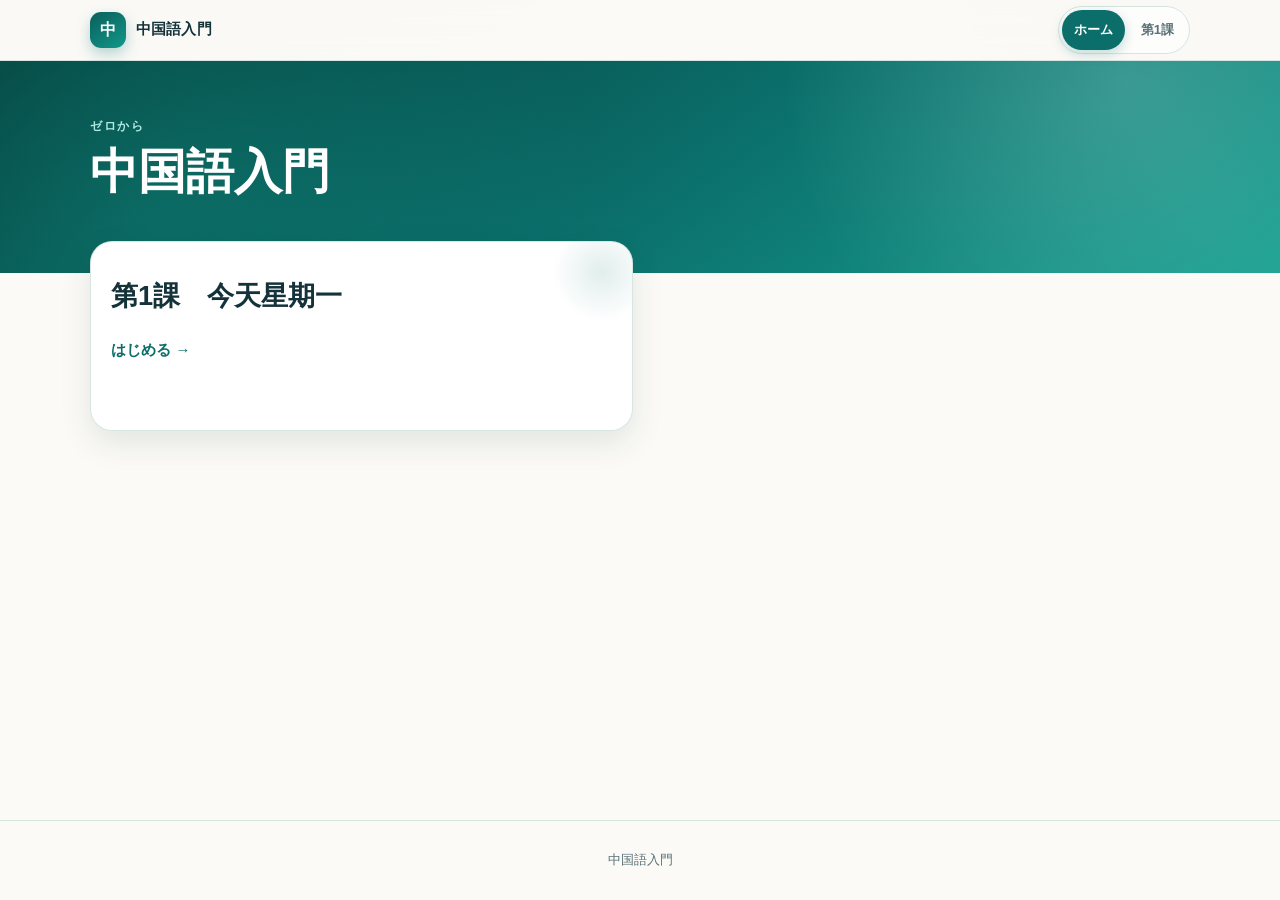
<file: index.html>
<!doctype html>
<html lang="ja">
<head>
  <meta charset="UTF-8">
  <meta name="viewport" content="width=device-width, initial-scale=1, viewport-fit=cover">
  <meta name="theme-color" content="#0b6e6a">
  <meta name="apple-mobile-web-app-capable" content="yes">
  <meta name="description" content="中国語入門 — 第1課《今天星期一》をくり返し学べるサイト">
  <title>中国語入門｜第1課</title>
  <link rel="stylesheet" href="shared/site.css">
  <link rel="icon" href="data:image/svg+xml,%3Csvg xmlns='http://www.w3.org/2000/svg' viewBox='0 0 64 64'%3E%3Crect width='64' height='64' rx='14' fill='%230b6e6a'/%3E%3Ctext x='32' y='44' text-anchor='middle' font-size='28' fill='white' font-family='sans-serif'%3E中%3C/text%3E%3C/svg%3E">
</head>
<body>
  <header class="site-header">
    <div class="site-header__inner">
      <a class="site-brand" href="./index.html">
        <span class="site-brand__mark">中</span>
        <span class="site-brand__text">中国語入門</span>
      </a>
      <nav class="site-nav" aria-label="メインメニュー">
        <a class="is-active" href="./index.html">ホーム</a>
        <a href="./lesson1/index.html">第1課</a>
      </nav>
    </div>
  </header>

  <section class="hub-hero">
    <div class="wrap">
      <p class="eyebrow">ゼロから</p>
      <h1>中国語入門</h1>
    
    </div>
  </section>

  <main class="hub-main">
    <div class="hub-grid">
      <a class="hub-card" href="./lesson1/index.html">
      
        <h2>第1課　今天星期一</h2>
       
        <span class="hub-card__cta">はじめる →</span>
      </a>
    </div>
   
  </main>

  <footer class="site-footer">
    中国語入門 
  </footer>
</body>
</html>
</file>
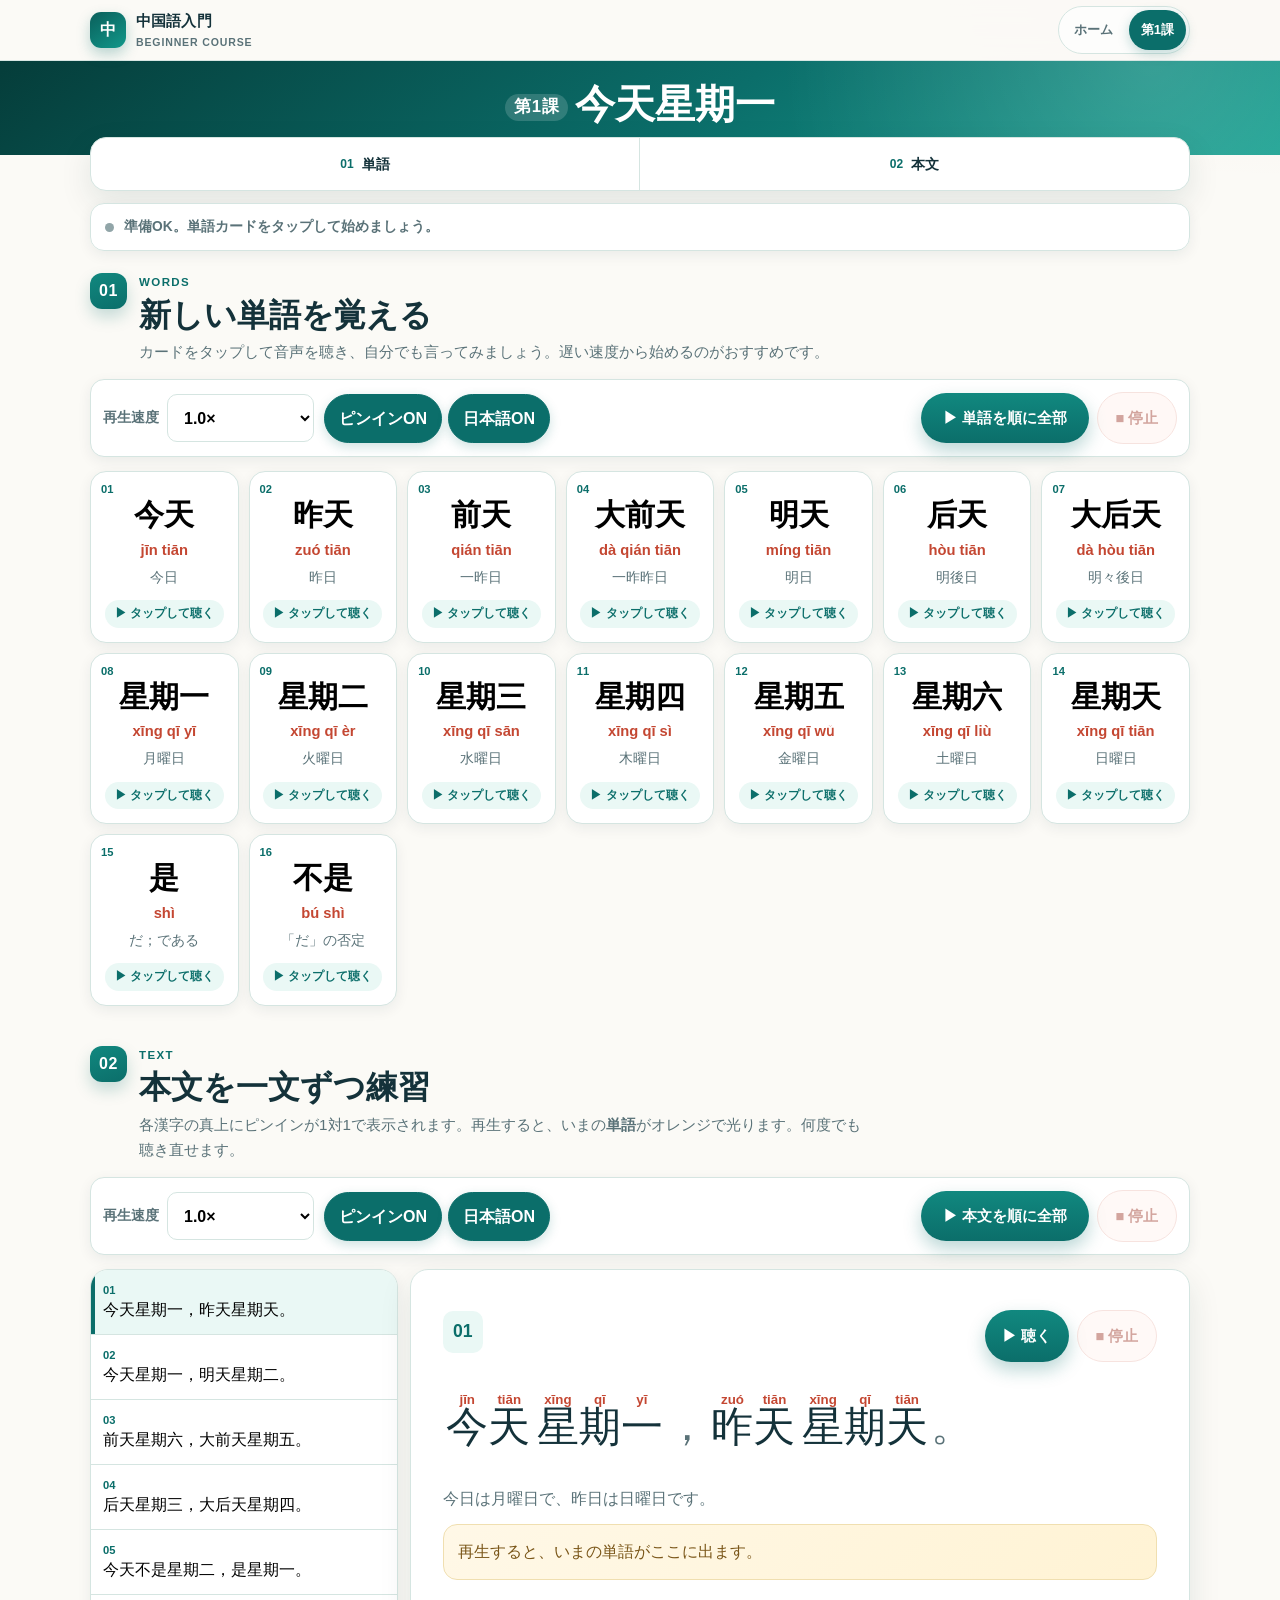
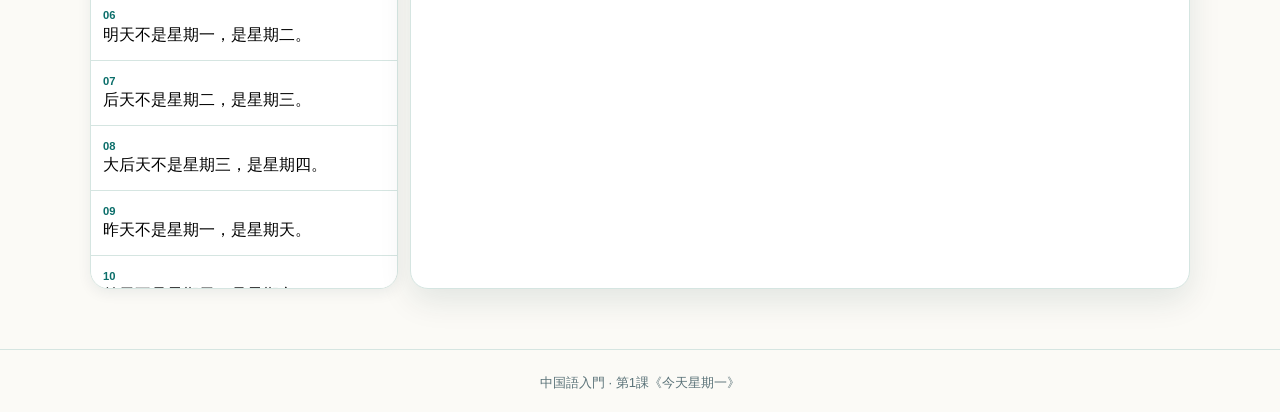
<file: lesson1/index.html>
<!doctype html>
<html lang="ja">
<head>
  <meta charset="UTF-8">
  <meta name="viewport" content="width=device-width, initial-scale=1, viewport-fit=cover">
  <meta name="theme-color" content="#0b6e6a">
  <meta name="description" content="中国語入門① 第1課「今天星期一」発音・単語・本文練習。ゼロから学べる日本語対応サイト。">
  <title>第1課 今天星期一｜中国語入門①</title>
    <link rel="stylesheet" href="../shared/site.css">
  <link rel="stylesheet" href="styles.css">
  <meta name="apple-mobile-web-app-capable" content="yes">
  <meta name="mobile-web-app-capable" content="yes">
  <script src="vendor/pinyin-pro.js" defer></script>
  <script src="data.js" defer></script>
  <script src="app.js" defer></script>
</head>
<body class="page-lesson">
  <a class="skip-link" href="#main">本文へスキップ</a>
  <header class="site-header">
    <div class="site-header__inner">
      <a class="site-brand" href="../index.html">
        <span class="site-brand__mark">中</span>
        <span class="site-brand__text">中国語入門<small>BEGINNER COURSE</small></span>
      </a>
      <nav class="site-nav" aria-label="メインメニュー">
        <a href="../index.html">ホーム</a>
        <a class="is-active" href="./index.html">第1課</a>
      </nav>
    </div>
  </header>

  <header class="hero hero--compact">
    <div class="wrap hero__inner">
      <h1><span class="hero__no">第1課</span>今天星期一</h1>
      <span id="status-text" class="sr-only" aria-live="polite">準備OK</span>
    </div>
  </header>

  <nav class="step-nav wrap" aria-label="学習ステップ">
    <a href="#words"><b>01</b>単語</a>
    <a href="#sentences"><b>02</b>本文</a>
  </nav>

  <div class="playback-status wrap" id="playback-status" data-state="idle" role="status" aria-live="polite" aria-atomic="true">
    <span class="playback-status__dot" aria-hidden="true"></span>
    <span class="playback-status__text" id="playback-status-text">準備OK。単語カードをタップして始めましょう。</span>
    <button class="btn btn--stop playback-status__stop" id="btn-stop-status" data-stop-playback type="button" disabled>■ 停止</button>
  </div>

  <main id="main" class="wrap">
    <!-- 01 単語 -->
    <section id="words" class="section">
      <header class="section__head">
        <span class="badge">01</span>
        <div>
          <p class="kicker">WORDS</p>
          <h2>新しい単語を覚える</h2>
          <p class="lead">カードをタップして音声を聴き、自分でも言ってみましょう。遅い速度から始めるのがおすすめです。</p>
        </div>
      </header>

      <div class="toolbar">
        <label>再生速度
          <select id="speed-words">
            <option value="0.7">0.7× ゆっくり</option>
            <option value="0.85">0.85×</option>
            <option value="1" selected>1.0×</option>
            <option value="1.15">1.15×</option>
          </select>
        </label>
        <div class="toggle-group" role="group" aria-label="表示切替">
          <button type="button" class="is-on" aria-pressed="true" data-toggle="py" data-target="words">ピンインON</button>
          <button type="button" class="is-on" aria-pressed="true" data-toggle="ja" data-target="words">日本語ON</button>
        </div>
        <div class="playback-actions" aria-label="単語の再生操作">
          <button class="btn btn--teal" id="btn-play-all-words" type="button">▶ 単語を順に全部</button>
          <button class="btn btn--stop" id="btn-stop-global" data-stop-playback type="button" disabled>■ 停止</button>
        </div>
      </div>

      <div class="word-grid" id="word-grid"></div>
    </section>

    <!-- 02 本文 -->
    <section id="sentences" class="section">
      <header class="section__head">
        <span class="badge">02</span>
        <div>
          <p class="kicker">TEXT</p>
          <h2>本文を一文ずつ練習</h2>
          <p class="lead">各漢字の真上にピンインが1対1で表示されます。再生すると、いまの<strong>単語</strong>がオレンジで光ります。何度でも聴き直せます。</p>
        </div>
      </header>

      <div class="toolbar">
        <label>再生速度
          <select id="speed-sents">
            <option value="0.7">0.7× ゆっくり</option>
            <option value="0.85">0.85×</option>
            <option value="1" selected>1.0×</option>
            <option value="1.15">1.15×</option>
          </select>
        </label>
        <div class="toggle-group" role="group" aria-label="表示切替">
          <button type="button" class="is-on" aria-pressed="true" data-toggle="py" data-target="sents">ピンインON</button>
          <button type="button" class="is-on" aria-pressed="true" data-toggle="ja" data-target="sents">日本語ON</button>
        </div>
        <div class="playback-actions" aria-label="本文の連続再生操作">
          <button class="btn btn--teal" id="btn-play-all-sents" type="button">▶ 本文を順に全部</button>
          <button class="btn btn--stop" id="btn-stop-sents" data-stop-playback type="button" disabled>■ 停止</button>
        </div>
      </div>

      <div class="sentence-layout">
        <aside class="sent-list" id="sent-list" aria-label="本文一覧"></aside>
        <article class="sent-stage" id="sent-stage">
          <div class="stage-top">
            <span id="sent-no">01</span>
            <div class="stage-actions stage-actions--sticky">
              <button class="btn btn--teal" id="btn-sent-play" type="button">▶ 聴く</button>
              <button class="btn btn--stop" id="btn-sent-stop" data-stop-playback type="button" disabled>■ 停止</button>
            </div>
          </div>
          <p class="sent-py" id="sent-py"></p>
          <div class="sent-zh" id="sent-zh" lang="zh-CN"></div>
          <p class="sent-ja" id="sent-ja"></p>
          <div class="now-word" id="now-word" aria-live="polite">再生すると、いまの単語がここに出ます。</div>
        </article>
      </div>
    </section>

  </main>

  <footer class="site-footer">中国語入門 · 第1課《今天星期一》</footer>

  <nav class="mobile-dock" aria-label="スマホ用クイックナビ">
    <div class="mobile-dock__inner">
      <a href="#words" data-dock="words"><span class="ico">字</span><span>単語</span></a>
      <a href="#sentences" data-dock="sentences"><span class="ico">文</span><span>本文</span></a>
      <a href="../index.html"><span class="ico">⌂</span><span>ホーム</span></a>
    </div>
  </nav>

  <audio id="player" preload="metadata" playsinline></audio>
</body>
</html>
</file>
<file: shared/site.css>
/* 中国語入門コース — 共通デザイン（PC / スマホ） */
:root {
  --ink: #14323a;
  --muted: #5a7278;
  --teal: #0b6e6a;
  --teal-deep: #075550;
  --teal-soft: #d5f2ed;
  --mint: #eaf8f5;
  --cream: #fbfaf6;
  --line: #d5e5e1;
  --coral: #e45d45;
  --coral-soft: #ffe8e2;
  --gold: #e0a52a;
  --gold-soft: #fff3d0;
  --shadow: 0 12px 32px rgba(12, 48, 52, 0.1);
  --shadow-sm: 0 4px 14px rgba(12, 48, 52, 0.07);
  --radius: 18px;
  --radius-sm: 12px;
  --safe-t: env(safe-area-inset-top, 0px);
  --safe-b: env(safe-area-inset-bottom, 0px);
  --header-h: 56px;
  --dock-h: 64px;
  --font: -apple-system, BlinkMacSystemFont, "Segoe UI", "Hiragino Sans", "Noto Sans JP", "Noto Sans SC", sans-serif;
  --touch: 48px;
  --max: 1100px;
}

/* pinyin 旧変数マップ */
:root {
  --paper: var(--cream);
  --paper-dot: #e4efe9;
  --card: #ffffff;
  --card-2: var(--mint);
  --ink-soft: var(--muted);
  --stroke: #2a4a4a;
  --red: var(--teal);
  --red-deep: var(--teal-deep);
  --red-soft: var(--teal-soft);
  --gold-deep: #b9821a;
  --hl: #ffe487;
  --green: #2f9b6a;
  --green-deep: #217a52;
  --green-soft: #e6f6ee;
  --bad: var(--coral);
  --bad-soft: var(--coral-soft);
  --sh: var(--shadow-sm);
  --sh-lg: var(--shadow);
  --wob1: 16px;
  --wob2: 14px;
  --wob3: 12px;
  --hand: var(--font);
  --brush: var(--font);
  --pyf: var(--font);
  --ring: rgba(11, 110, 106, 0.28);
  --good: var(--green);
  --accent: var(--teal);
  --btn: var(--teal);
  --btnInk: #fff;
  --radiusSm: var(--radius-sm);
  --shadow2: var(--shadow-sm);
  --cardBorder: var(--line);
  --bg1: var(--cream);
  --bg2: var(--mint);
  --font: -apple-system, BlinkMacSystemFont, "Segoe UI", "Hiragino Sans", "Noto Sans JP", "Noto Sans SC", sans-serif;
}

*, *::before, *::after { box-sizing: border-box; }

html {
  scroll-behavior: smooth;
  -webkit-text-size-adjust: 100%;
  scroll-padding-top: calc(var(--header-h) + 12px + var(--safe-t));
}

body {
  margin: 0;
  font-family: var(--font);
  color: var(--ink);
  background:
    radial-gradient(1200px 400px at 10% -10%, rgba(11, 110, 106, 0.07), transparent 55%),
    radial-gradient(900px 360px at 100% 0%, rgba(228, 93, 69, 0.05), transparent 50%),
    var(--cream);
  line-height: 1.7;
  min-height: 100vh;
  min-height: 100dvh;
  display: flex;
  flex-direction: column;
  -webkit-font-smoothing: antialiased;
}

button, a, input, select {
  -webkit-tap-highlight-color: transparent;
  touch-action: manipulation;
}

/* —— 共通ヘッダー —— */
.site-header {
  position: sticky;
  top: 0;
  z-index: 200;
  background: rgba(251, 250, 246, 0.88);
  backdrop-filter: saturate(1.2) blur(14px);
  -webkit-backdrop-filter: saturate(1.2) blur(14px);
  border-bottom: 1px solid rgba(213, 229, 225, 0.9);
  padding-top: var(--safe-t);
}
.site-header__inner {
  width: min(var(--max), calc(100% - 24px));
  margin: 0 auto;
  display: flex;
  align-items: center;
  gap: 10px;
  min-height: var(--header-h);
  padding: 6px 0;
  flex-wrap: nowrap;
}
.site-brand {
  display: inline-flex;
  align-items: center;
  gap: 10px;
  text-decoration: none;
  color: var(--ink);
  font-weight: 800;
  margin-right: auto;
  min-width: 0;
}
.site-brand__mark {
  width: 36px;
  height: 36px;
  flex: 0 0 auto;
  border-radius: 11px;
  display: grid;
  place-items: center;
  background: linear-gradient(145deg, #0a5f5b, #12988a);
  color: #fff;
  font-size: 1rem;
  font-weight: 700;
  box-shadow: 0 6px 14px rgba(11, 110, 106, 0.28);
}
.site-brand__text {
  font-size: 0.92rem;
  letter-spacing: 0.01em;
  white-space: nowrap;
  overflow: hidden;
  text-overflow: ellipsis;
}
.site-brand__text small {
  display: block;
  font-size: 0.66rem;
  font-weight: 700;
  color: var(--muted);
  letter-spacing: 0.08em;
}
.site-nav {
  display: flex;
  gap: 4px;
  flex: 0 0 auto;
  background: rgba(255, 255, 255, 0.7);
  border: 1px solid var(--line);
  border-radius: 999px;
  padding: 3px;
}
.site-nav a {
  text-decoration: none;
  color: var(--muted);
  font-weight: 800;
  font-size: 0.82rem;
  padding: 8px 12px;
  border-radius: 999px;
  min-height: 40px;
  display: inline-flex;
  align-items: center;
  justify-content: center;
  transition: 0.15s background, 0.15s color, 0.15s transform;
}
.site-nav a:active { transform: scale(0.97); }
.site-nav a:hover { background: var(--mint); color: var(--teal-deep); }
.site-nav a.is-active {
  background: var(--teal);
  color: #fff;
  box-shadow: 0 4px 12px rgba(11, 110, 106, 0.25);
}

.site-footer {
  margin-top: auto;
  padding: 28px 16px calc(28px + var(--safe-b));
  border-top: 1px solid var(--line);
  text-align: center;
  color: var(--muted);
  font-size: 0.84rem;
}

/* —— ホーム —— */
.hub-hero {
  color: #fff;
  background:
    radial-gradient(circle at 88% 10%, rgba(255,255,255,0.18), transparent 30%),
    radial-gradient(circle at 12% 80%, rgba(18, 152, 138, 0.35), transparent 40%),
    linear-gradient(145deg, #053d3a 0%, #0b6e6a 52%, #16a090 100%);
  padding: clamp(36px, 6vw, 56px) 0 clamp(48px, 7vw, 64px);
}
.hub-hero .wrap {
  width: min(var(--max), calc(100% - 28px));
  margin: 0 auto;
}
.hub-hero .eyebrow {
  margin: 0;
  letter-spacing: 0.14em;
  text-transform: uppercase;
  font-size: 0.72rem;
  font-weight: 800;
  color: #b9f3ea;
}
.hub-hero h1 {
  margin: 0.4rem 0 0.5rem;
  font-family: var(--font);
  font-size: clamp(1.85rem, 6.5vw, 3rem);
  line-height: 1.2;
  font-weight: 800;
}
.hub-hero p {
  margin: 0;
  color: #e5fffa;
  max-width: 34rem;
  font-size: clamp(0.95rem, 2.8vw, 1.05rem);
  opacity: 0.95;
}

.hub-main {
  width: min(var(--max), calc(100% - 28px));
  margin: -32px auto 40px;
  position: relative;
  z-index: 1;
}
.hub-grid {
  display: grid;
  grid-template-columns: repeat(2, 1fr);
  gap: 14px;
}
.hub-card {
  display: flex;
  flex-direction: column;
  text-decoration: none;
  color: inherit;
  background: #fff;
  border: 1px solid rgba(213, 229, 225, 0.95);
  border-radius: 22px;
  padding: 22px 20px 20px;
  box-shadow: var(--shadow);
  transition: transform 0.18s ease, box-shadow 0.18s ease;
  min-height: 190px;
  position: relative;
  overflow: hidden;
}
.hub-card::after {
  content: "";
  position: absolute;
  right: -20px;
  top: -20px;
  width: 100px;
  height: 100px;
  border-radius: 50%;
  background: radial-gradient(circle, rgba(11,110,106,0.12), transparent 70%);
  pointer-events: none;
}
.hub-card:hover {
  transform: translateY(-4px);
  box-shadow: 0 18px 40px rgba(12, 48, 52, 0.14);
}
.hub-card:active { transform: translateY(-1px) scale(0.995); }
.hub-card__badge {
  display: inline-flex;
  align-self: flex-start;
  font-size: 0.7rem;
  font-weight: 900;
  letter-spacing: 0.1em;
  color: var(--teal);
  background: var(--teal-soft);
  border-radius: 999px;
  padding: 5px 11px;
}
.hub-card h2 {
  margin: 14px 0 8px;
  font-family: var(--font);
  font-size: clamp(1.3rem, 3.5vw, 1.7rem);
  color: var(--ink);
  line-height: 1.3;
}
.hub-card p {
  margin: 0;
  color: var(--muted);
  font-size: 0.93rem;
  flex: 1;
}
.hub-card__cta {
  margin-top: 16px;
  display: inline-flex;
  align-items: center;
  gap: 6px;
  font-weight: 800;
  color: var(--teal);
  font-size: 0.95rem;
}
.hub-note {
  margin-top: 16px;
  background: #fff;
  border: 1px solid var(--line);
  border-radius: 16px;
  padding: 14px 16px;
  color: var(--muted);
  font-size: 0.92rem;
  box-shadow: var(--shadow-sm);
  line-height: 1.65;
}

/* pinyin content width */
.content { max-width: var(--max) !important; }

@media (max-width: 720px) {
  .hub-grid { grid-template-columns: 1fr; }
  .site-brand__text small { display: none; }
  .site-nav a {
    padding: 8px 10px;
    font-size: 0.78rem;
    min-width: 0;
  }
  .hub-main { margin-bottom: 28px; }
  .hub-card { min-height: 0; }
}

@media (max-width: 380px) {
  .site-nav a { padding: 8px 8px; font-size: 0.74rem; }
  .site-brand__text { font-size: 0.82rem; }
}

@media (prefers-reduced-motion: reduce) {
  html { scroll-behavior: auto; }
  .hub-card, .site-nav a { transition: none; }
}
</file>
<file: lesson1/styles.css>
/* 第1課 — 画面デザイン（スマホ優先） */
:root {
  --ink: #14323a;
  --muted: #5a7278;
  --teal: #0b6e6a;
  --teal-deep: #075550;
  --mint: #eaf8f5;
  --cream: #fbfaf6;
  --line: #d5e5e1;
  --coral: #c44732;
  --shadow: 0 12px 32px rgba(12, 48, 52, 0.1);
  --shadow-sm: 0 4px 14px rgba(12, 48, 52, 0.07);
  --radius: 18px;
  --safe-b: env(safe-area-inset-bottom, 0px);
  --safe-t: env(safe-area-inset-top, 0px);
  --font: -apple-system, BlinkMacSystemFont, "Segoe UI", "Hiragino Sans", "Noto Sans JP", "Noto Sans SC", sans-serif;
  --touch: 48px;
  --dock-h: calc(62px + var(--safe-b));
  --header-offset: 72px;
}

*, *::before, *::after { box-sizing: border-box; }
html {
  scroll-behavior: smooth;
  -webkit-text-size-adjust: 100%;
  scroll-padding-top: calc(var(--header-offset) + 8px);
  scroll-padding-bottom: calc(var(--dock-h) + 12px);
}
body {
  margin: 0;
  font-family: var(--font);
  color: var(--ink);
  background:
    radial-gradient(1200px 400px at 10% -10%, rgba(11, 110, 106, 0.07), transparent 55%),
    radial-gradient(900px 360px at 100% 0%, rgba(228, 93, 69, 0.05), transparent 50%),
    var(--cream);
  line-height: 1.7;
  min-height: 100vh;
  min-height: 100dvh;
  display: flex;
  flex-direction: column;
  padding-bottom: 0;
}
button, a, input, select { -webkit-tap-highlight-color: transparent; touch-action: manipulation; }
img, button, input, select { max-width: 100%; }
button, select, input { font: inherit; }

.skip-link {
  position: fixed; left: 12px; top: calc(8px + var(--safe-t)); z-index: 400;
  transform: translateY(-160%); background: #fff; color: var(--teal-deep);
  padding: 9px 13px; border-radius: 9px; box-shadow: var(--shadow-sm);
  transition: transform 0.15s;
}
.skip-link:focus { transform: translateY(0); }
.wrap { width: min(1100px, calc(100% - 28px)); margin-inline: auto; }

/* Hero — 标题のみ */
.hero {
  color: #fff;
  background:
    radial-gradient(circle at 90% 0%, rgba(255,255,255,0.16), transparent 32%),
    linear-gradient(145deg, #053d3a 0%, #0b6e6a 55%, #16a090 100%);
  padding: 22px 0 28px;
}
.hero--compact { padding: 18px 0 26px; }
.hero__inner { display: grid; gap: 0; }
.hero h1 {
  margin: 0; font-family: var(--font);
  font-size: clamp(1.65rem, 6vw, 2.5rem); line-height: 1.25; font-weight: 800;
  text-align: center;
}
.hero__no {
  display: inline-block; margin-right: 0.4rem; padding: 0.18rem 0.55rem;
  border-radius: 999px; background: rgba(255,255,255,0.16); font-size: 0.42em;
  vertical-align: middle; letter-spacing: 0.04em;
}
.sr-only {
  position: absolute; width: 1px; height: 1px; padding: 0; margin: -1px;
  overflow: hidden; clip: rect(0,0,0,0); white-space: nowrap; border: 0;
}

/* Buttons */
.btn {
  display: inline-flex; align-items: center; justify-content: center; gap: 6px;
  border: 0; border-radius: 999px; padding: 0.78rem 1.1rem; font-weight: 800;
  cursor: pointer; text-decoration: none;
  transition: transform 0.12s, background 0.15s, box-shadow 0.15s, opacity 0.15s;
  min-height: var(--touch);
  font-size: 0.92rem;
}
.btn:hover { transform: translateY(-1px); }
.btn:active { transform: scale(0.98); }
.btn--light { background: #fff; color: var(--teal-deep); box-shadow: 0 6px 16px rgba(0,0,0,0.08); }
.btn--ghost { background: rgba(255,255,255,0.08); color: #fff; border: 1.5px solid rgba(255,255,255,0.4); }
.btn--teal { background: linear-gradient(180deg, #11887f, var(--teal)); color: #fff; box-shadow: 0 8px 18px rgba(11,110,106,0.28); }
.btn--soft { background: #e8f5f2; color: var(--teal-deep); }
.btn--stop { background: #fff1ed; color: #9d3829; border: 1.5px solid #edc2b9; box-shadow: none; }
.btn--stop:not(:disabled):hover { background: #ffe4dd; }
.btn--outline { background: #fff; color: var(--teal-deep); border: 1.5px solid var(--line); }
.btn:disabled { opacity: 0.45; cursor: not-allowed; transform: none; box-shadow: none; }

:where(.btn, .toggle-group button, .sent-list button, .sent-zh .word, .step-nav a, .mobile-dock a, select):focus-visible {
  outline: 3px solid #e69a32;
  outline-offset: 3px;
}

/* Step nav (desktop/tablet) */
.step-nav {
  display: grid; grid-template-columns: repeat(2, 1fr);
  margin-top: -18px; position: relative; z-index: 2;
  background: #fff; border: 1px solid var(--line); border-radius: 16px; overflow: hidden;
  box-shadow: var(--shadow);
}
.step-nav a {
  padding: 14px 10px; text-decoration: none; display: flex; gap: 8px; align-items: center;
  justify-content: center; border-right: 1px solid var(--line); font-size: 0.9rem; font-weight: 800;
  color: var(--ink); min-height: 52px; transition: background 0.15s;
}
.step-nav a:last-child { border-right: 0; }
.step-nav a:active { background: var(--mint); }
.step-nav b { color: var(--teal); font-size: 0.75rem; }

.playback-status {
  position: sticky; top: calc(var(--header-offset) + 4px); z-index: 150;
  display: flex; align-items: center; gap: 10px; min-height: 48px;
  margin-top: 12px; margin-bottom: -18px; padding: 8px 10px 8px 14px;
  color: var(--muted); background: rgba(255,255,255,0.94);
  border: 1px solid var(--line); border-radius: 14px;
  box-shadow: var(--shadow-sm); backdrop-filter: blur(12px);
  -webkit-backdrop-filter: blur(12px);
}
.playback-status__dot {
  flex: 0 0 auto; width: 9px; height: 9px; border-radius: 50%; background: #91a5a8;
}
.playback-status__text { flex: 1; min-width: 0; font-size: 0.86rem; font-weight: 750; line-height: 1.35; }
.playback-status__stop { display: none; min-height: 38px; padding: 0.5rem 0.9rem; }
body.is-playing .playback-status { color: var(--ink); border-color: #9fd4cb; box-shadow: var(--shadow); }
body.is-playing .playback-status__dot { background: var(--teal); animation: playback-pulse 1.4s ease-in-out infinite; }
body.is-playing .playback-status__stop { display: inline-flex; }
.playback-status[data-state="done"] .playback-status__dot { background: #16865f; }
.playback-status[data-state="error"] { color: #842f23; border-color: #e9b6ac; background: rgba(255,244,241,0.97); }
.playback-status[data-state="error"] .playback-status__dot { background: #b63f2d; }

@keyframes playback-pulse {
  50% { transform: scale(1.35); box-shadow: 0 0 0 5px rgba(11,110,106,0.12); }
}

/* Sections */
#main { flex: 1; padding-bottom: 24px; }
.section { padding-top: 40px; scroll-margin-top: calc(var(--header-offset) + 8px); }
.section__head { display: flex; gap: 12px; align-items: flex-start; margin-bottom: 14px; }
.badge {
  flex: 0 0 auto; background: linear-gradient(160deg, #11887f, var(--teal)); color: #fff; font-weight: 900;
  border-radius: 12px; padding: 10px 9px; line-height: 1; letter-spacing: 0.04em;
  box-shadow: 0 8px 16px rgba(11,110,106,0.22);
}
.kicker { margin: 0; color: var(--teal); font-size: 0.72rem; font-weight: 900; letter-spacing: 0.12em; }
.section__head h2 {
  margin: 0.1rem 0; font-family: var(--font);
  font-size: clamp(1.35rem, 4.2vw, 2rem); line-height: 1.25; font-weight: 800;
}
.lead { margin: 0.3rem 0 0; color: var(--muted); max-width: 46rem; font-size: 0.95rem; }

.toolbar {
  display: flex; flex-wrap: wrap; gap: 10px; align-items: center;
  justify-content: space-between; background: #fff; border: 1px solid var(--line);
  border-radius: 14px; padding: 12px; margin-bottom: 14px; box-shadow: var(--shadow-sm);
}
.toolbar label {
  color: var(--muted); font-size: 0.88rem; display: flex; gap: 8px; align-items: center; font-weight: 700;
}
.toolbar select {
  border: 1.5px solid var(--line); border-radius: 10px; padding: 10px 12px; background: #fff;
  min-height: var(--touch); font-size: 16px; /* iOS zoom防止 */
}
.playback-actions { display: flex; flex-wrap: wrap; gap: 8px; align-items: center; margin-left: auto; }
.playback-actions .btn--teal { min-width: 168px; }
.toggle-group { display: flex; gap: 6px; flex-wrap: wrap; }
.toggle-group button {
  border: 1.5px solid #c5e0da; background: #fff; color: var(--muted);
  border-radius: 999px; padding: 10px 14px; cursor: pointer; font-weight: 800; min-height: 44px;
  transition: 0.12s background, 0.12s color, 0.12s transform;
}
.toggle-group button:active { transform: scale(0.97); }
.toggle-group button.is-on {
  background: var(--teal); color: #fff; border-color: var(--teal);
  box-shadow: 0 4px 12px rgba(11,110,106,0.2);
}

/* Words */
.word-grid {
  display: grid; grid-template-columns: repeat(auto-fill, minmax(148px, 1fr)); gap: 10px;
}
.word-card {
  position: relative;
  border: 1.5px solid var(--line); background: #fff; border-radius: 16px;
  padding: 16px 12px 14px; text-align: center; box-shadow: var(--shadow-sm);
  cursor: pointer; transition: transform 0.12s, box-shadow 0.15s, border-color 0.15s;
  min-height: 150px; display: flex; flex-direction: column; align-items: center; justify-content: center; gap: 3px;
  scroll-margin-top: calc(var(--header-offset) + 72px);
}
.word-card:hover, .word-card:focus-visible {
  transform: translateY(-2px); border-color: #8fd0c5; box-shadow: var(--shadow); outline: none;
}
.word-card:active { transform: scale(0.98); }
.word-card.is-playing {
  border-color: #f0b35a;
  background: linear-gradient(180deg, #fff8e8, #fff);
  box-shadow: 0 0 0 3px rgba(228, 93, 69, 0.12), var(--shadow-sm);
}
.word-card .no {
  position: absolute; top: 8px; left: 10px; font-size: 0.7rem; font-weight: 900; color: var(--teal);
}
.word-card .zh {
  font-family: var(--font);
  font-size: clamp(1.5rem, 4.5vw, 1.85rem); line-height: 1.3; margin-top: 8px; font-weight: 700;
}
.word-card .py { color: var(--coral); font-weight: 800; font-size: 0.92rem; min-height: 1.25em; }
.word-card .ja { color: var(--muted); font-size: 0.86rem; min-height: 1.25em; }
.word-card .play-hint {
  margin-top: 8px; font-size: 0.72rem; color: var(--teal); font-weight: 800;
  background: var(--mint); border-radius: 999px; padding: 4px 10px;
}
.word-card.py-off .py, .word-card.ja-off .ja { visibility: hidden; }

/* Sentences */
.sentence-layout {
  display: grid; grid-template-columns: minmax(180px, 0.75fr) minmax(0, 1.9fr); gap: 12px;
}
.sent-list {
  border: 1.5px solid var(--line); background: #fff; border-radius: var(--radius);
  overflow: auto; max-height: min(70vh, 620px); box-shadow: var(--shadow-sm);
  -webkit-overflow-scrolling: touch;
}
.sent-list button {
  width: 100%; text-align: left; border: 0; border-bottom: 1px solid var(--line);
  background: #fff; padding: 13px 12px; cursor: pointer; font: inherit; line-height: 1.4;
  min-height: 52px; transition: background 0.12s;
}
.sent-list button:hover, .sent-list button.is-active { background: var(--mint); }
.sent-list button[aria-current="true"] { box-shadow: inset 4px 0 0 var(--teal); }
.sent-list button:active { background: #d8f0ea; }
.sent-list b { display: block; color: var(--teal); font-size: 0.7rem; }
.sent-stage {
  background: #fff; border: 1.5px solid var(--line); border-radius: var(--radius);
  padding: clamp(16px, 3.5vw, 32px); box-shadow: var(--shadow);
  scroll-margin-top: calc(var(--header-offset) + 8px);
}
.stage-top {
  display: flex; justify-content: space-between; gap: 10px; align-items: center; flex-wrap: wrap;
}
.stage-top > span {
  color: var(--teal); font-weight: 900; font-size: 1.1rem;
  background: var(--mint); border-radius: 10px; padding: 6px 10px;
}
.stage-actions { display: flex; flex-wrap: wrap; gap: 8px; }
.sent-py { display: none; }
.sent-zh {
  font-family: var(--font);
  font-size: clamp(1.65rem, 5.2vw, 2.6rem); line-height: 2.2; margin: 16px 0 10px;
  ruby-align: center;
}
.sent-zh .word {
  border: 0; background: none; font: inherit; color: inherit; padding: 0.06em 0.08em;
  border-radius: 8px; cursor: pointer; transition: 0.12s background, 0.12s transform, 0.12s color;
}
.sent-zh .word:hover { background: var(--mint); }
.sent-zh ruby { ruby-position: over; ruby-align: center; }
.sent-zh rt {
  font-family: var(--font); font-size: 0.32em; font-weight: 800; color: var(--coral);
  letter-spacing: 0; line-height: 1.1; user-select: none;
}
.sent-zh.pinyin-hidden rt,
.sent-stage.py-off .sent-zh rt { display: none; }
.sent-zh .word.is-spoken { color: #8aa0a4; opacity: 0.75; }
.sent-zh .word.is-spoken rt { color: #c4a39a; opacity: 0.85; }
.sent-zh .word.is-current {
  color: var(--coral); background: linear-gradient(180deg, #fff3d4, #ffe2a8);
  box-shadow: 0 0 0 3px rgba(228,93,69,0.16); transform: scale(1.05);
}
.sent-zh .word.is-current rt { color: var(--coral); font-weight: 900; }
.sent-zh .punct { color: var(--muted); }
.sent-ja { color: var(--muted); font-size: 1rem; margin: 0 0 12px; min-height: 1.5em; }
.sent-stage.ja-off .sent-ja { display: none; }
.now-word {
  min-height: 56px; background: linear-gradient(135deg, #fff8e7, #fff3d4);
  border: 1px solid #f0dfb0; border-radius: 14px; padding: 12px 14px;
  display: flex; flex-wrap: wrap; align-items: center; gap: 10px; color: #7a5618;
}
.now-word .label {
  font-size: 0.7rem; font-weight: 900; letter-spacing: 0.08em; text-transform: uppercase;
  background: #fff; color: var(--teal); border-radius: 999px; padding: 5px 10px;
  border: 1px solid #d7ebe6;
}
.now-word .zh {
  font-family: var(--font); font-size: clamp(1.3rem, 4vw, 1.8rem); color: var(--coral); font-weight: 800;
}
.now-word .py { font-weight: 800; color: #9a6b00; }

.site-footer {
  margin-top: 36px; padding: 22px 0 calc(18px + var(--safe-b));
  border-top: 1px solid var(--line); color: var(--muted); font-size: 0.82rem; text-align: center;
}

/* —— スマホ下部ドック —— */
.mobile-dock {
  display: none;
  position: fixed;
  left: 0; right: 0; bottom: 0;
  z-index: 180;
  background: rgba(255,255,255,0.94);
  backdrop-filter: blur(14px);
  -webkit-backdrop-filter: blur(14px);
  border-top: 1px solid var(--line);
  padding: 6px 8px calc(6px + var(--safe-b));
  box-shadow: 0 -8px 24px rgba(12, 48, 52, 0.08);
}
.mobile-dock__inner {
  display: grid;
  grid-template-columns: repeat(3, 1fr);
  gap: 4px;
  max-width: 520px;
  margin: 0 auto;
}
.mobile-dock a {
  display: flex;
  flex-direction: column;
  align-items: center;
  justify-content: center;
  gap: 2px;
  text-decoration: none;
  color: var(--muted);
  font-size: 0.68rem;
  font-weight: 800;
  min-height: 50px;
  border-radius: 12px;
  padding: 4px 2px;
  transition: background 0.12s, color 0.12s;
}
.mobile-dock a .ico {
  font-size: 1.05rem;
  line-height: 1;
}
.mobile-dock a.is-active,
.mobile-dock a:active {
  color: var(--teal);
  background: var(--mint);
}
.mobile-dock a.is-active { box-shadow: inset 0 3px 0 var(--teal); }

/* sentence controls remain compact; the global playback status stays visible */
.stage-actions--sticky { margin-top: 8px; }

/* Responsive */
@media (max-width: 860px) {
  .sentence-layout { grid-template-columns: 1fr; }
  .sent-list {
    display: flex;
    overflow-x: auto;
    overflow-y: hidden;
    max-height: none;
    gap: 0;
    scroll-snap-type: x proximity;
    -webkit-overflow-scrolling: touch;
  }
  .sent-list button {
    flex: 0 0 auto;
    width: auto;
    max-width: 72vw;
    border-right: 1px solid var(--line);
    border-bottom: 0;
    white-space: nowrap;
    overflow: hidden;
    text-overflow: ellipsis;
    scroll-snap-align: start;
  }
  .sent-list b { display: inline; margin-right: 6px; }
}
@media (max-width: 720px) {
  body { padding-bottom: var(--dock-h); }
  .mobile-dock { display: block; }
  .step-nav { display: grid; margin-top: -14px; } /* 01 02 を常に表示 */
  .wrap { width: min(100% - 20px, 1100px); }
  .hero, .hero--compact { padding: 16px 0 22px; }
  .section { padding-top: 32px; }
  .section__head { gap: 10px; }
  .lead { font-size: 0.9rem; }
  .word-grid { grid-template-columns: repeat(2, 1fr); gap: 8px; }
  .word-card { min-height: 138px; padding: 14px 8px 12px; border-radius: 14px; }
  .toolbar {
    flex-direction: column; align-items: stretch; gap: 9px; position: static;
    background: rgba(255,255,255,0.97);
  }
  .playback-actions {
    display: grid; grid-template-columns: minmax(0, 1.55fr) minmax(92px, 0.75fr);
    width: 100%; margin-left: 0;
  }
  .playback-actions .btn { width: 100%; min-width: 0; padding-inline: 0.65rem; }
  .toggle-group { width: 100%; }
  .toggle-group button { flex: 1; justify-content: center; }
  .toolbar label { width: 100%; justify-content: space-between; }
  .toolbar select { flex: 1; }
  .stage-top { align-items: stretch; }
  .stage-actions {
    width: 100%;
    display: grid;
    grid-template-columns: 1.4fr 1fr;
    gap: 8px;
  }
  .stage-actions .btn {
    width: 100%;
    padding-left: 0.5rem;
    padding-right: 0.5rem;
    font-size: 0.84rem;
  }
  .sent-zh { font-size: clamp(1.5rem, 7vw, 2rem); line-height: 2.25; }
  .site-footer { margin-bottom: 8px; font-size: 0.78rem; }
}
@media (max-width: 380px) {
  .word-card .zh { font-size: 1.35rem; }
  .word-card .play-hint { font-size: 0.66rem; }
  .stage-actions { grid-template-columns: 1.3fr 1fr; }
}

@media (prefers-reduced-motion: reduce) {
  html { scroll-behavior: auto; }
  .btn, .word-card, .sent-zh .word, .dot, .playback-status__dot, .skip-link { transition: none; animation: none; }
}

/* font unify */
body, button, input, select, textarea, h1, h2, h3, .hero h1, .section__head h2,
.word-card .zh, .sent-zh, .now-word .zh, .sent-zh rt, .word-card .py, .now-word .py {
  font-family: var(--font) !important;
}
</file>
